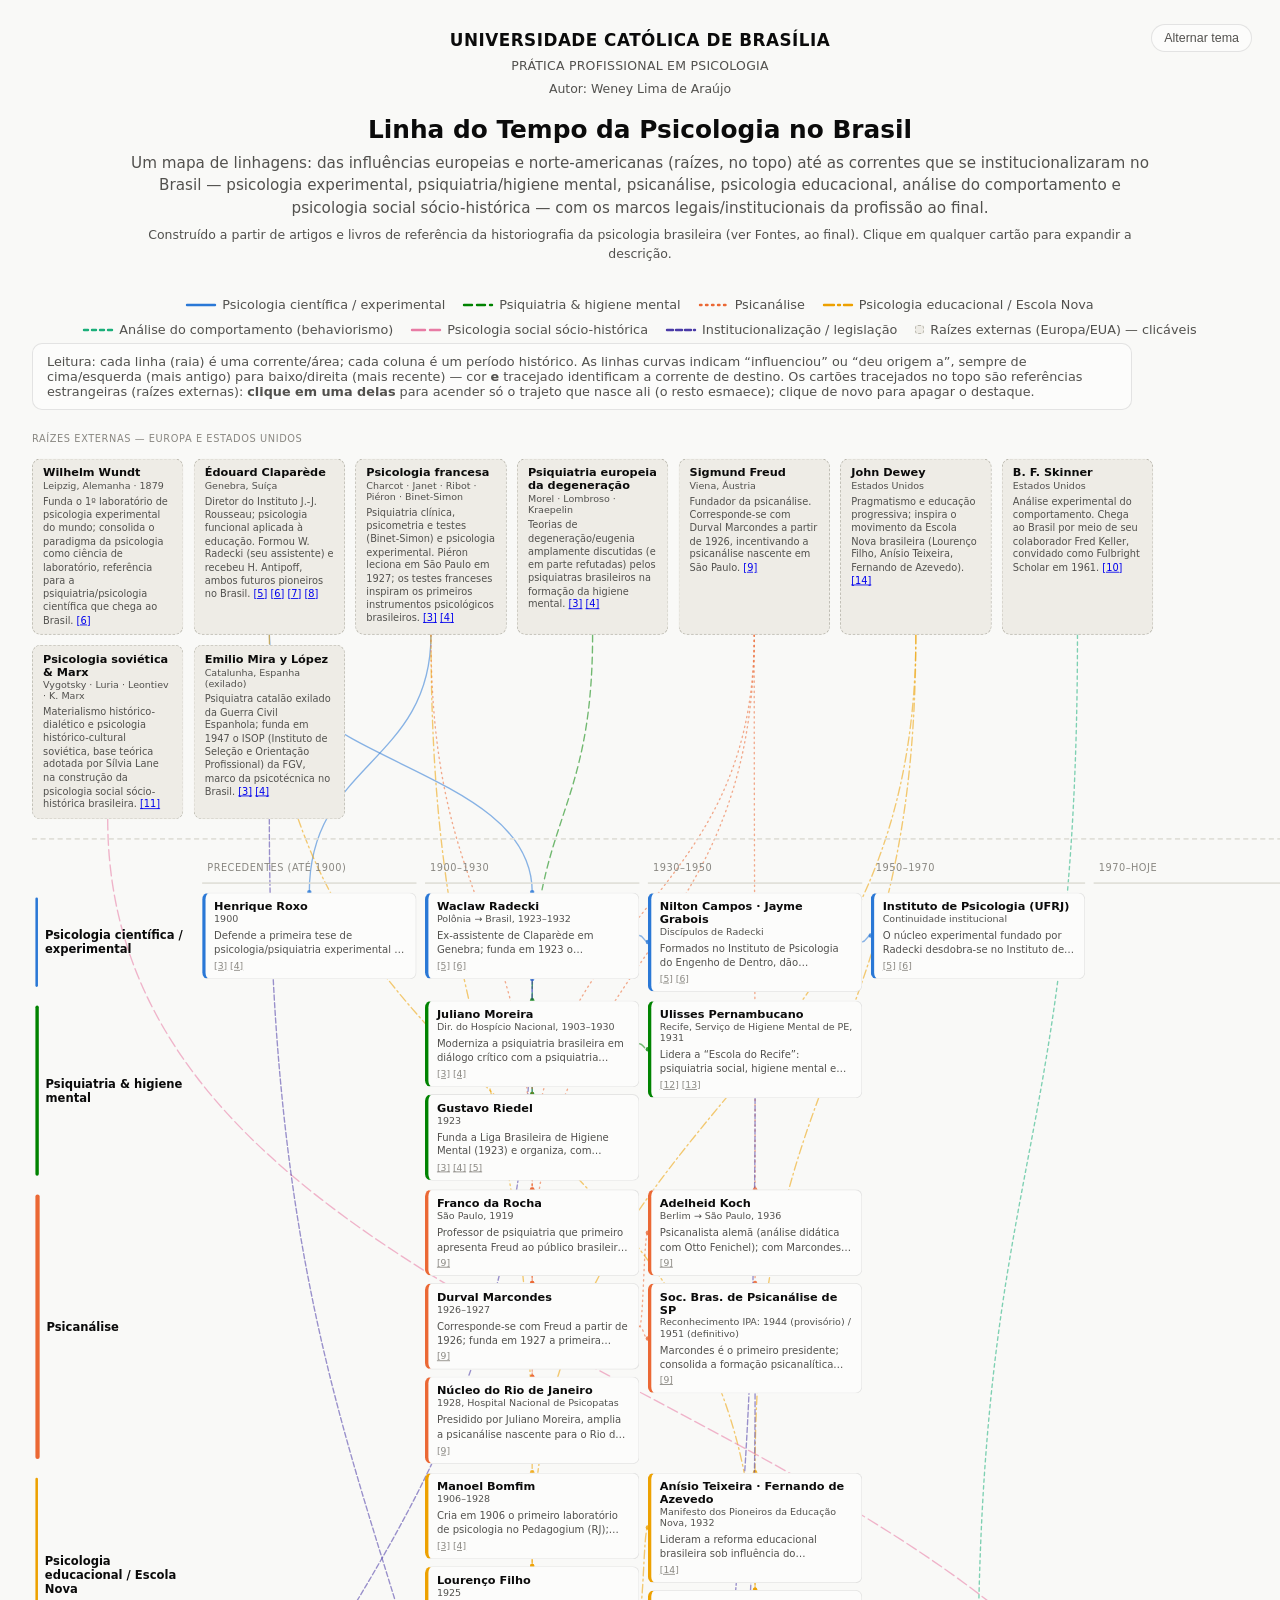
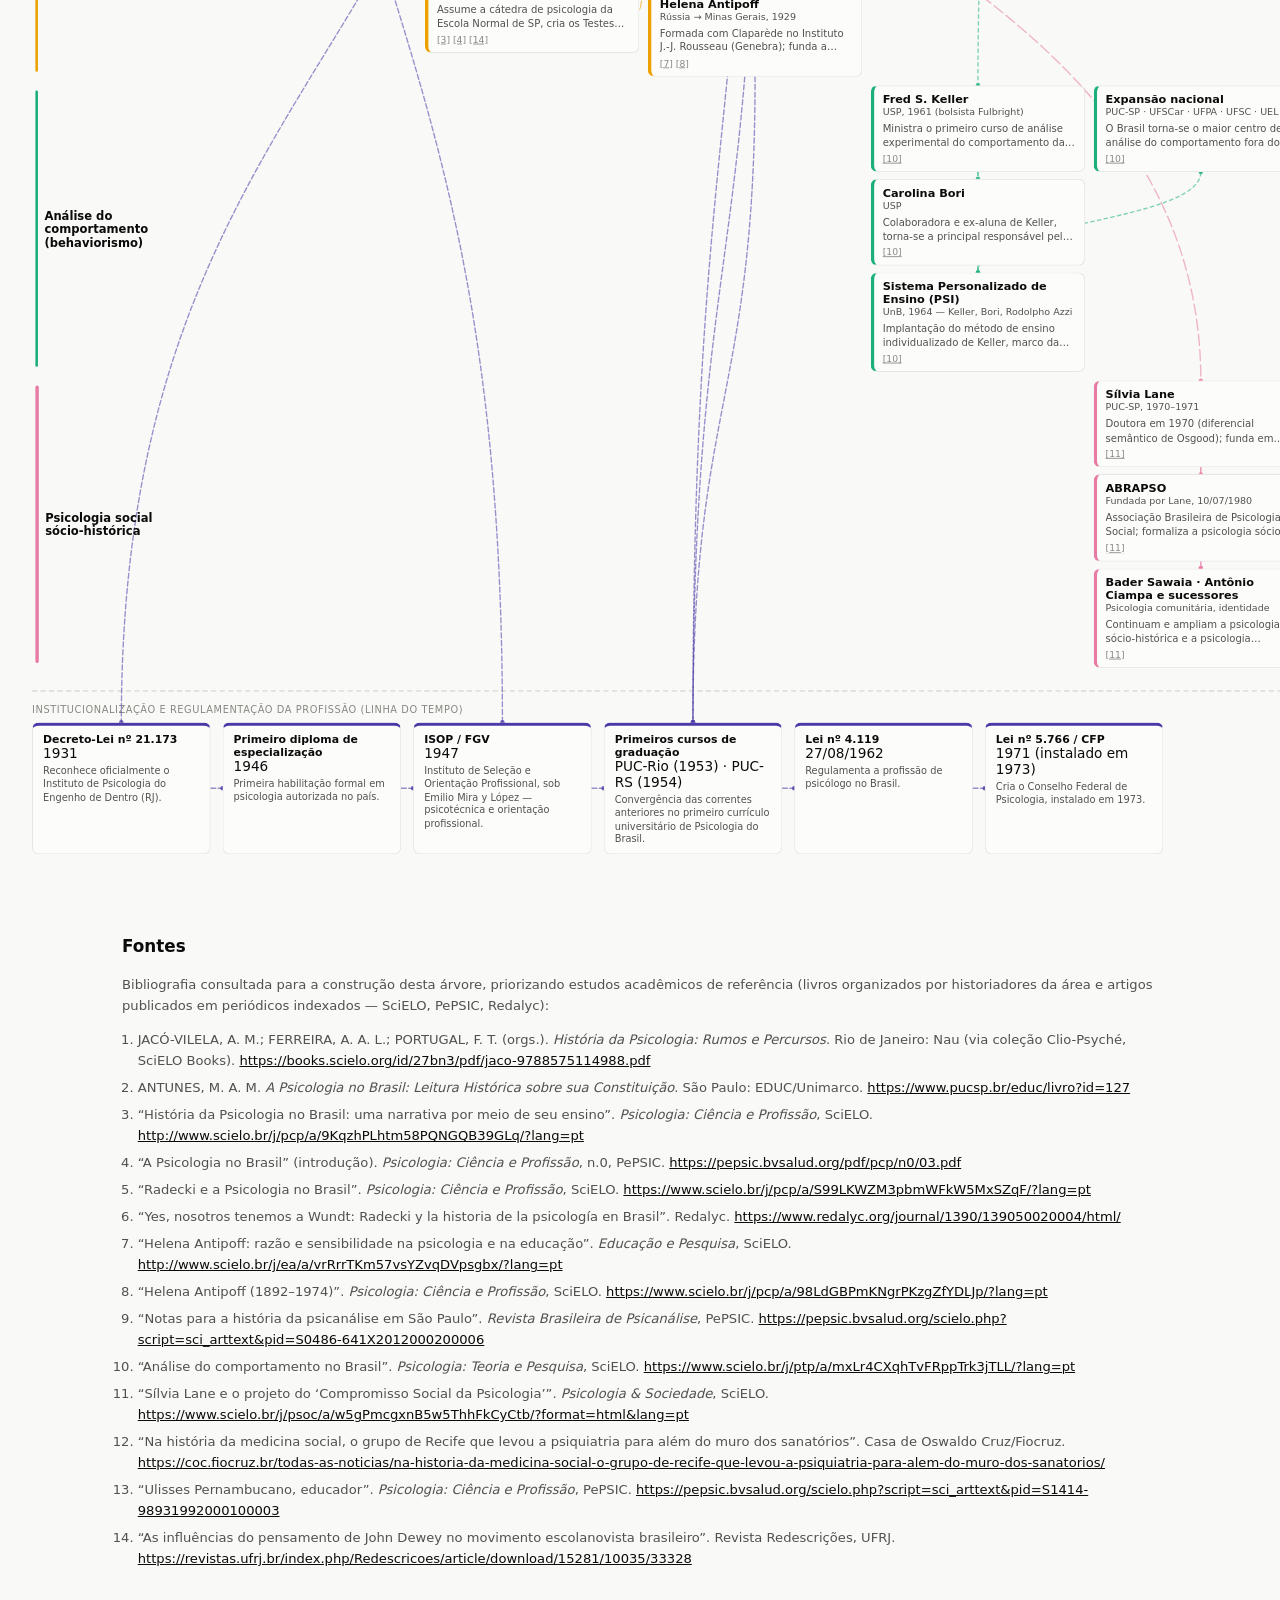
<file: index.html>
<!DOCTYPE html>
<html lang="pt-BR">
<head>
<meta charset="UTF-8">
<meta name="viewport" content="width=device-width, initial-scale=1.0">
<title>Linha do Tempo da Psicologia no Brasil</title>
<link rel="stylesheet" href="css/style.css">
</head>
<body>

<button class="theme-toggle" id="themeToggle">Alternar tema</button>

<header>
  <div class="header-inst">
    <p class="inst-name">Universidade Católica de Brasília</p>
    <p class="inst-course">Prática Profissional em Psicologia</p>
    <p class="inst-author">Autor: Weney Lima de Araújo</p>
  </div>
  <h1>Linha do Tempo da Psicologia no Brasil</h1>
  <p>Um mapa de linhagens: das influências europeias e norte-americanas (raízes, no topo) até as correntes que se institucionalizaram no Brasil — psicologia experimental, psiquiatria/higiene mental, psicanálise, psicologia educacional, análise do comportamento e psicologia social sócio-histórica — com os marcos legais/institucionais da profissão ao final.</p>
  <p style="font-size:0.78rem;">Construído a partir de artigos e livros de referência da historiografia da psicologia brasileira (ver Fontes, ao final). Clique em qualquer cartão para expandir a descrição.</p>
</header>

<div class="legend" id="legend"></div>
<div class="howto">Leitura: cada linha (raia) é uma corrente/área; cada coluna é um período histórico. As linhas curvas indicam “influenciou” ou “deu origem a”, sempre de cima/esquerda (mais antigo) para baixo/direita (mais recente) — cor <strong>e</strong> tracejado identificam a corrente de destino. Os cartões tracejados no topo são referências estrangeiras (raízes externas): <strong>clique em uma delas</strong> para acender só o trajeto que nasce ali (o resto esmaece); clique de novo para apagar o destaque.</div>

<div class="scroll-outer">
  <div class="tree-frame" id="treeFrame">
    <div class="tree-wrap" id="treeWrap">
      <svg class="connector-svg" id="connSvg"></svg>

      <div class="roots-row" id="rootsRow">
        <div class="row-title">Raízes externas — Europa e Estados Unidos</div>
      </div>

      <div class="matrix" id="matrix">
        <div></div>
        <div class="era-header">Precedentes (até 1900)</div>
        <div class="era-header">1900–1930</div>
        <div class="era-header">1930–1950</div>
        <div class="era-header">1950–1970</div>
        <div class="era-header">1970–hoje</div>
      </div>

      <div class="milestones-row">
        <div class="row-title">Institucionalização e regulamentação da profissão (linha do tempo)</div>
        <div class="milestones-track" id="milestonesTrack"></div>
      </div>
    </div>
  </div>
</div>

<div class="sources" id="sources">
  <h2>Fontes</h2>
  <p>Bibliografia consultada para a construção desta árvore, priorizando estudos acadêmicos de referência (livros organizados por historiadores da área e artigos publicados em periódicos indexados — SciELO, PePSIC, Redalyc):</p>
  <ol id="sourcesList"></ol>
</div>

<script src="js/script.js"></script>
</body>
</html>
</file>
<file: css/style.css>
:root {
    color-scheme: light;
    --surface-1: #fcfcfb;
    --surface-page: #f9f9f7;
    --text-primary: #0b0b0b;
    --text-secondary: #52514e;
    --text-muted: #898781;
    --gridline: #e1e0d9;
    --border: rgba(11,11,11,0.10);
    /* categorical slots (fixed order) */
    --c-experimental: #2a78d6; /* blue */
    --c-psicanalise:  #eb6834; /* orange */
    --c-behaviorismo: #1baf7a; /* aqua */
    --c-educacional:  #eda100; /* yellow */
    --c-social:       #e87ba4; /* magenta */
    --c-psiquiatria:  #008300; /* green */
    --c-institucional:#4a3aa7; /* violet */
    --root-bg: #eeece6;
    --root-border: #b9b7ad;
  }
  @media (prefers-color-scheme: dark) {
    :root:where(:not([data-theme="light"])) {
      color-scheme: dark;
      --surface-1: #1a1a19;
      --surface-page: #0d0d0d;
      --text-primary: #ffffff;
      --text-secondary: #c3c2b7;
      --text-muted: #898781;
      --gridline: #2c2c2a;
      --border: rgba(255,255,255,0.10);
      --c-experimental: #3987e5;
      --c-psicanalise:  #d95926;
      --c-behaviorismo: #199e70;
      --c-educacional:  #c98500;
      --c-social:       #d55181;
      --c-psiquiatria:  #008300;
      --c-institucional:#9085e9;
      --root-bg: #232320;
      --root-border: #3a3a36;
    }
  }
  :root[data-theme="dark"] {
    color-scheme: dark;
    --surface-1: #1a1a19;
    --surface-page: #0d0d0d;
    --text-primary: #ffffff;
    --text-secondary: #c3c2b7;
    --text-muted: #898781;
    --gridline: #2c2c2a;
    --border: rgba(255,255,255,0.10);
    --c-experimental: #3987e5;
    --c-psicanalise:  #d95926;
    --c-behaviorismo: #199e70;
    --c-educacional:  #c98500;
    --c-social:       #d55181;
    --c-psiquiatria:  #008300;
    --c-institucional:#9085e9;
    --root-bg: #232320;
    --root-border: #3a3a36;
  }

  * { box-sizing: border-box; }
  body {
    margin: 0;
    font-family: system-ui, -apple-system, "Segoe UI", sans-serif;
    background: var(--surface-page);
    color: var(--text-primary);
  }
  header {
    padding: 28px clamp(14px,4vw,32px) 18px;
    max-width: 1100px;
    margin: 0 auto;
    text-align: center;
  }
  header h1 { font-size: clamp(1.15rem,4vw,1.55rem); margin: 0 0 8px; }
  header p { color: var(--text-secondary); line-height: 1.5; margin: 0 0 6px; font-size: 0.95rem; }
  .header-inst{ margin:0 0 16px; }
  .header-inst .inst-name{
    font-weight:700; font-size:1.05rem; letter-spacing:.03em;
    color: var(--text-primary); text-transform:uppercase; margin:0;
  }
  .header-inst .inst-course{
    font-size:0.78rem; letter-spacing:.02em;
    color: var(--text-secondary); text-transform:uppercase; margin:4px 0 0;
  }
  .header-inst .inst-author{
    font-size:0.78rem; color: var(--text-secondary); margin:4px 0 0;
  }
  .theme-toggle {
    position: absolute; top: 24px; right: 28px;
    font-size: 0.78rem; color: var(--text-secondary);
    background: var(--surface-1); border: 1px solid var(--border);
    border-radius: 999px; padding: 6px 12px; cursor: pointer;
  }

  .legend {
    display: flex; flex-wrap: wrap; gap: 10px 18px;
    padding: 10px clamp(14px,4vw,32px) 6px; font-size: 0.8rem; color: var(--text-secondary);
    align-items: center; justify-content: center;
  }
  .legend .swatch { display:inline-flex; align-items:center; gap:6px; }
  .legend .dot { width:10px; height:10px; border-radius:3px; display:inline-block; }
  .legend .dot.root { background: var(--root-bg); border: 1.5px dashed var(--root-border); width:9px; height:9px; }

  .howto {
    margin: 0 clamp(14px,4vw,32px) 18px; padding: 10px 14px; font-size: 0.8rem;
    color: var(--text-secondary); background: var(--surface-1);
    border: 1px solid var(--border); border-radius: 10px; max-width: 1100px;
  }

  .scroll-outer { overflow-x: auto; padding: 0 clamp(8px,3vw,32px) 40px; }
  .tree-frame { margin: 0 auto; }

  .tree-wrap { position: relative; min-width: 1500px; padding-bottom: 10px; transform-origin: top left; }

  svg.connector-svg { position: absolute; top:0; left:0; pointer-events:none; z-index: 0; }

  .roots-row {
    position: relative; z-index: 1;
    display: flex; flex-wrap: wrap; gap: 12px;
    padding: 6px 0 22px;
    border-bottom: 2px dashed var(--gridline);
    margin-bottom: 22px;
  }
  .roots-row .row-title {
    flex-basis: 100%; font-size: 0.72rem; text-transform: uppercase;
    letter-spacing: .06em; color: var(--text-muted); margin-bottom: 4px;
  }
  .root-card {
    background: var(--root-bg); border: 1.5px dashed var(--root-border);
    border-radius: 10px; padding: 8px 12px; width: 178px; flex-shrink: 0;
    cursor: pointer; position: relative;
    transition: box-shadow .2s ease, transform .15s ease, opacity .25s ease, filter .25s ease;
  }
  .root-card:hover { box-shadow: 0 3px 12px rgba(0,0,0,.16); transform: translateY(-1px); }
  .root-card::before {
    content: "clique para destacar o trajeto »";
    position: absolute; left: 10px; bottom: -18px;
    font-size: 0.6rem; color: var(--glow-gold); opacity: 0; pointer-events: none;
    transition: opacity .15s ease; white-space: nowrap;
  }
  .root-card:hover::before { opacity: .85; }
  .root-card.active-root {
    border-style: solid; border-color: var(--glow-gold);
    box-shadow: 0 0 0 3px color-mix(in srgb, var(--glow-gold) 55%, transparent), 0 6px 22px color-mix(in srgb, var(--glow-gold) 45%, transparent);
    transform: translateY(-2px) scale(1.02);
  }
  .root-card .name { font-weight: 600; font-size: 0.83rem; }
  .root-card .meta { font-size: 0.7rem; color: var(--text-secondary); margin-top: 2px; }
  .root-card .blurb { font-size: 0.72rem; color: var(--text-secondary); margin-top: 4px; line-height:1.35; }

  /* ---- trajectory highlight ---- */
  :root, :root[data-theme="dark"] { --glow-gold: #e8b400; }
  @media (prefers-color-scheme: dark) { :root:where(:not([data-theme="light"])) { --glow-gold: #ffcf3d; } }
  .dimmed { opacity: .16; filter: grayscale(65%); }
  .card.lit, .m-card.lit {
    box-shadow: 0 0 0 2px color-mix(in srgb, var(--glow-gold) 70%, transparent), 0 4px 16px color-mix(in srgb, var(--glow-gold) 40%, transparent);
    opacity: 1; filter: none;
  }
  .legend-dash { display:flex; align-items:center; gap:6px; }
  .legend-note { font-size: 0.72rem; color: var(--text-muted); margin-top: 2px; }

  .matrix {
    position: relative; z-index: 1;
    display: grid;
    grid-template-columns: 190px repeat(5, minmax(240px, 1fr));
    row-gap: 10px; column-gap: 10px;
  }
  .era-header {
    font-size: 0.72rem; text-transform: uppercase; letter-spacing: .05em;
    color: var(--text-muted); padding: 4px 6px 10px; border-bottom: 2px solid var(--gridline);
    align-self: end;
  }
  .lane-label {
    display: flex; align-items: center; gap: 8px;
    font-weight: 700; font-size: 0.85rem; padding: 6px 4px;
    position: sticky; left: 0;
  }
  .lane-label .bar { width: 5px; align-self: stretch; border-radius: 3px; min-height: 34px; }
  .lane-cell { display: flex; flex-direction: column; gap: 8px; align-self: start; min-height: 30px; }

  .card {
    background: var(--surface-1); border: 1px solid var(--border);
    border-left: 4px solid var(--card-color, var(--text-muted));
    border-radius: 8px; padding: 8px 10px; cursor: pointer;
    transition: box-shadow .15s ease, transform .15s ease, opacity .25s ease, filter .25s ease;
  }
  .card:hover { box-shadow: 0 2px 10px rgba(0,0,0,.12); transform: translateY(-1px); }
  .card .name { font-weight: 700; font-size: 0.83rem; }
  .card .meta { font-size: 0.7rem; color: var(--text-secondary); margin-top: 1px; }
  .card .blurb {
    font-size: 0.74rem; color: var(--text-secondary); margin-top: 5px; line-height: 1.4;
    display: -webkit-box; -webkit-line-clamp: 2; -webkit-box-orient: vertical; overflow: hidden;
  }
  .card.expanded .blurb { -webkit-line-clamp: unset; }
  .card .refs { font-size: 0.68rem; color: var(--text-muted); margin-top: 4px; }
  .card .refs a { color: var(--text-muted); }

  .milestones-row { margin-top: 26px; padding-top: 14px; border-top: 2px dashed var(--gridline); }
  .milestones-row .row-title {
    font-size: 0.72rem; text-transform: uppercase; letter-spacing: .06em;
    color: var(--text-muted); margin-bottom: 8px;
  }
  .milestones-track { display: flex; gap: 14px; flex-wrap: wrap; position: relative; z-index:1; }
  .m-card {
    background: var(--surface-1); border: 1px solid var(--border);
    border-top: 4px solid var(--c-institucional);
    border-radius: 8px; padding: 8px 12px; width: 210px;
    transition: box-shadow .2s ease, opacity .25s ease, filter .25s ease;
  }
  .m-card .name { font-weight: 700; font-size: 0.8rem; }
  .m-card .blurb { font-size: 0.72rem; color: var(--text-secondary); margin-top: 4px; line-height:1.35; }

  .sources {
    max-width: 1100px; margin: 30px auto 60px; padding: 0 clamp(14px,4vw,32px); font-size: 0.82rem; color: var(--text-secondary);
    line-height: 1.6;
  }
  .sources h2 { font-size: 1.05rem; color: var(--text-primary); }
  .sources ol { padding-left: 1.2em; }
  .sources a { color: var(--text-primary); }
  .sources li { margin-bottom: 6px; }

  @media (max-width: 640px){
    .theme-toggle{ position:static; display:block; margin:0 auto 10px; width:max-content; }
    header{ padding-top:16px; }
    .legend{ font-size:.74rem; gap:6px 12px; }
    .howto{ font-size:.74rem; }
    .sources{ font-size:.78rem; }
  }
</file>
